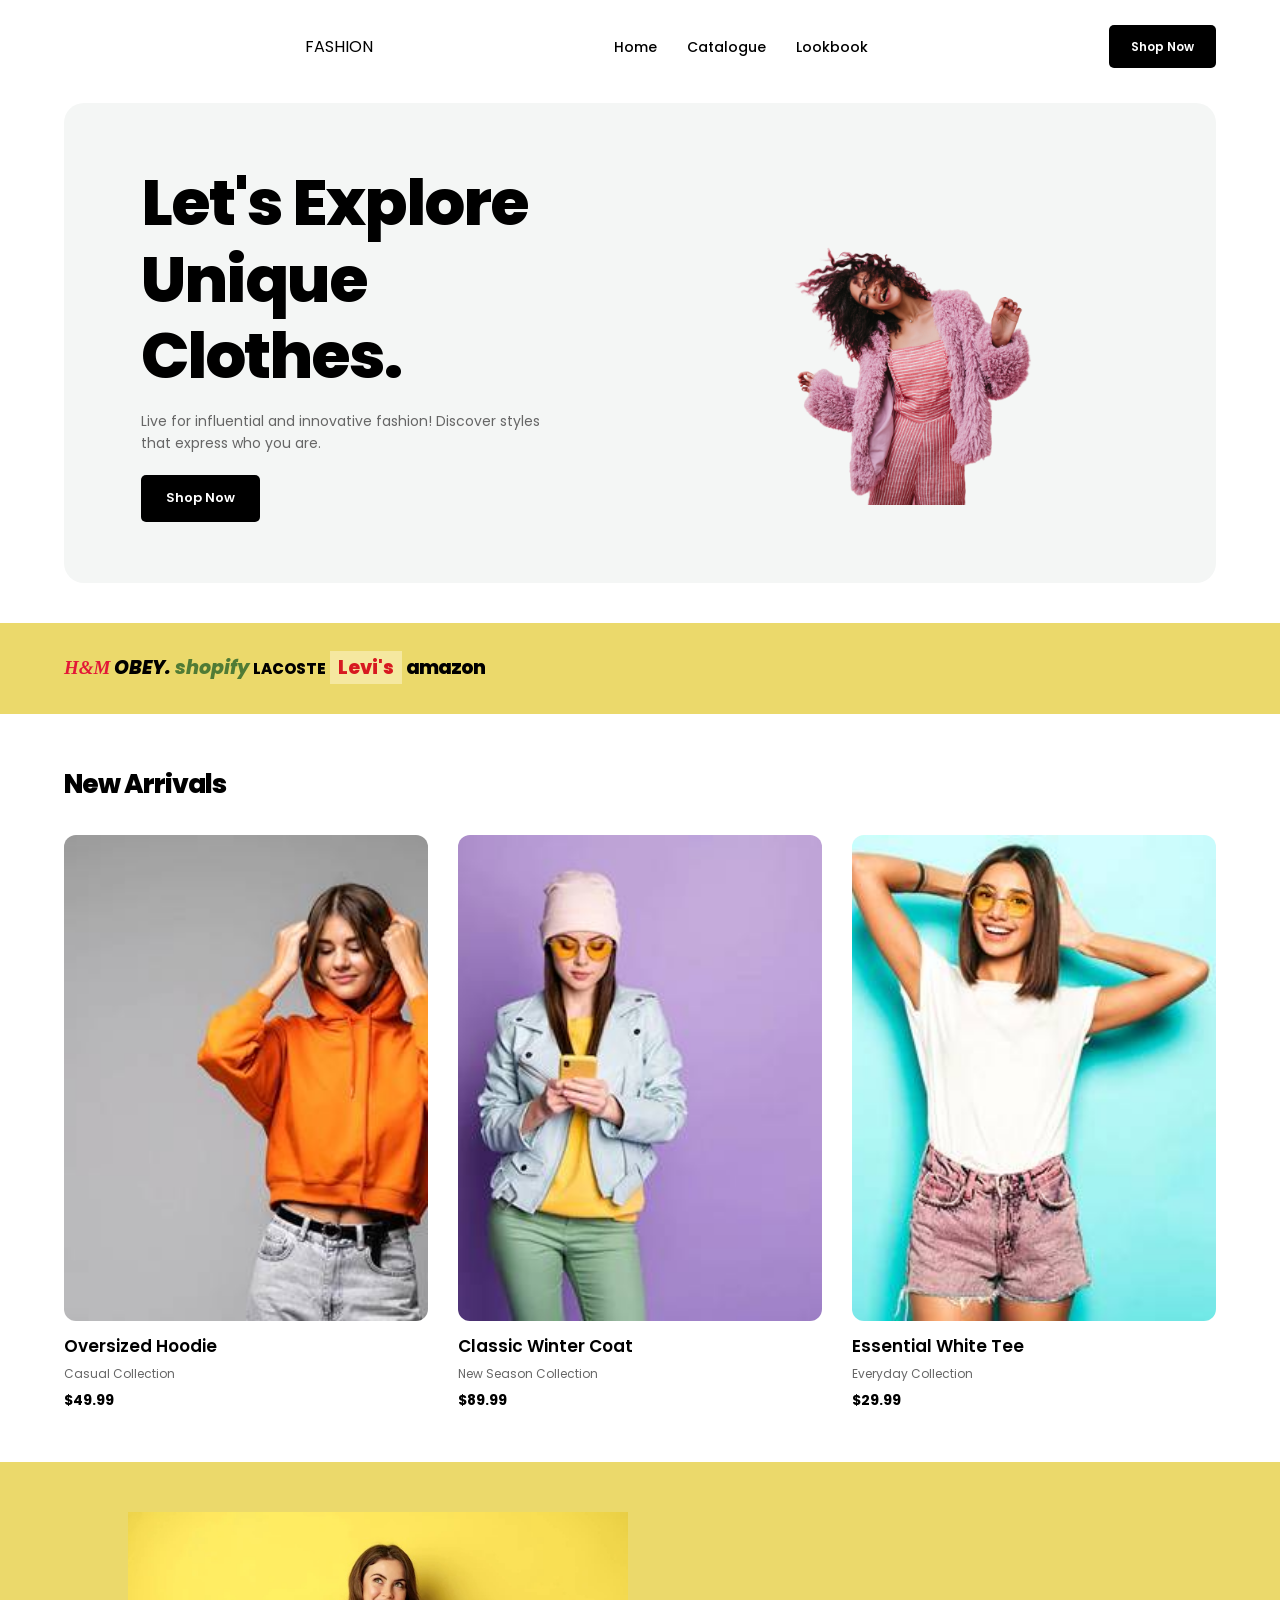
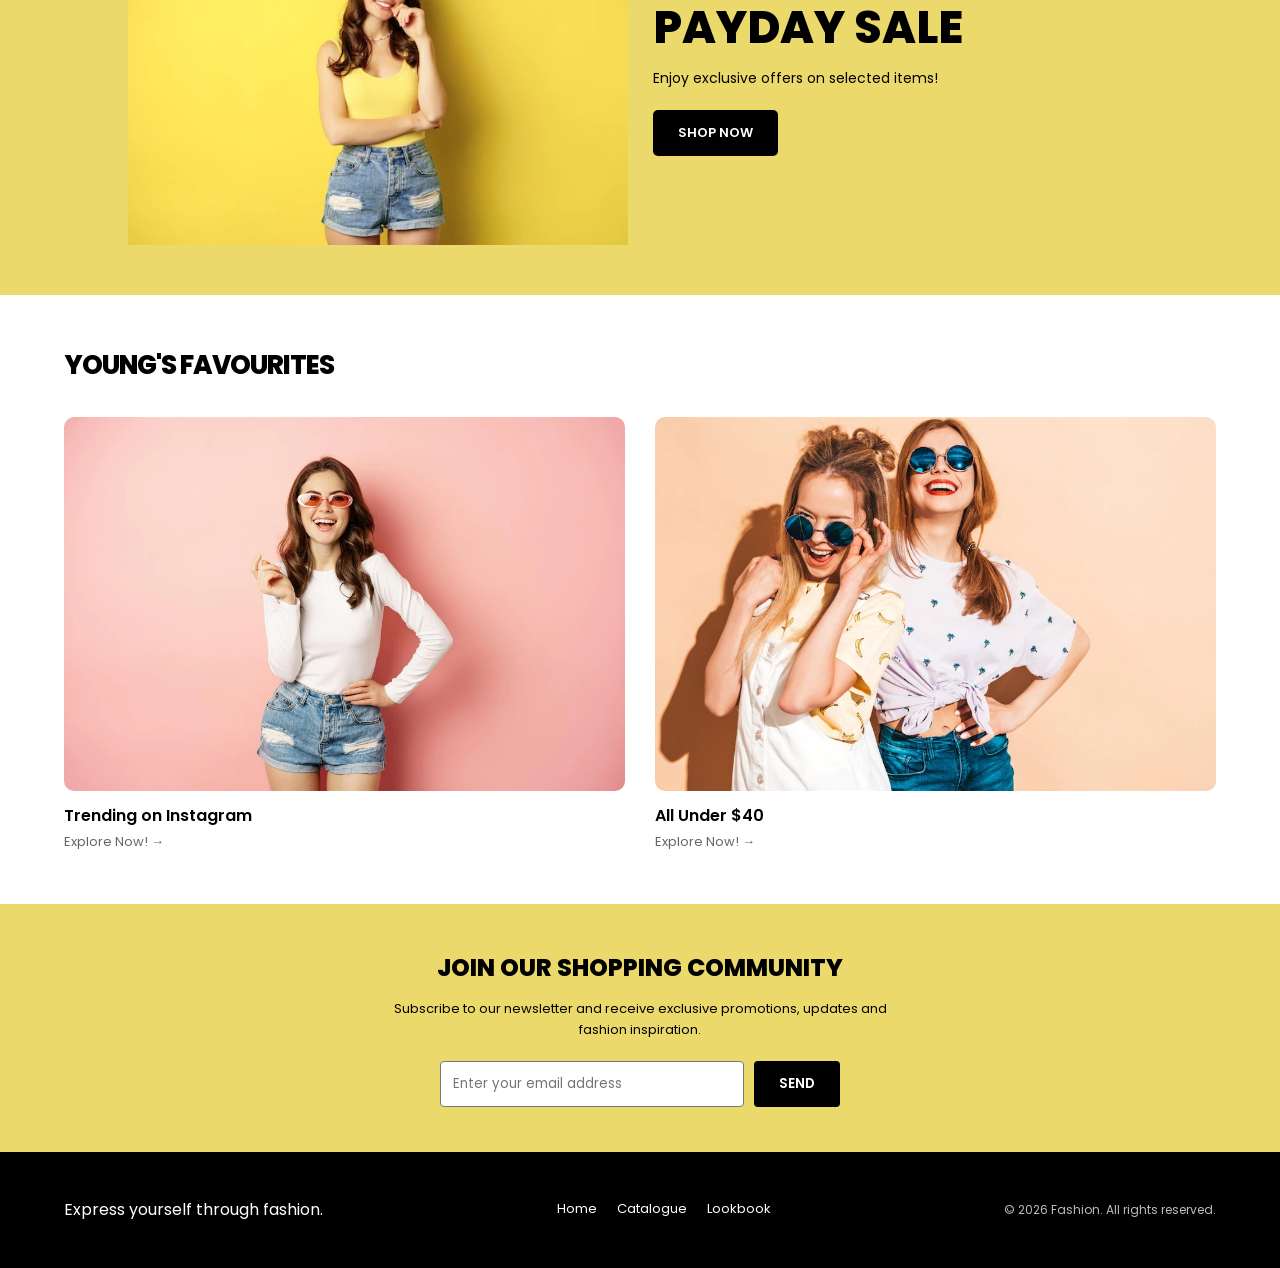
<file: index.html>
<!DOCTYPE html>
<html lang="en">
<head>
    <meta charset="UTF-8">
    <meta name="viewport" content="width=device-width, initial-scale=1.0">
    <title>Homepage</title>

    <link rel="preconnect" href="https://fonts.googleapis.com">
    <link rel="preconnect" href="https://fonts.gstatic.com" crossorigin>
    <link href="https://fonts.googleapis.com/css2?family=Poppins:wght@400;500;600;700;800&display=swap" rel="stylesheet">

    <link rel="stylesheet" href="css/main.css">

</head>
<body>
    <!--Keyboard accessibility-->
    <a href="#main-content" class="skip-link">Skip to main content</a>

    <!--Header and Navigation-->
    <header class="site-header">
        <nav class="navigation" aria-label="Main navigation">

            <a href="index.html" class="logo"></a>FASHION</a>

            <ul class="nav-links">
                <li><a href="index.html" aria-current="page">Home</a></li>
                <li><a href="catalogue.html">Catalogue</a></li>
                <li><a href="lookbook.html">Lookbook</a></li>
            </ul>

            <a href="catalogue.html" class="shop-button">Shop Now</a>

            
        </nav>
    </header>

    <!--Main content-->
    <main id="main-content">

        <!--Hero Section-->
        <section class="hero">

            <div class="hero-content">
                <h1>Let's Explore Unique Clothes.</h1>
                <p>
                    Live for influential and innovative fashion!
                    Discover styles that express who you are.
                </p>
                <a href="catalogue.html" class="button">Shop Now</a>
            </div>


            <div class="hero-image">
                <img
                    src="images/hero.png"
                    srcset="images/hero-small.png 480w,
                            images/hero.png 612w"
                    sizes="(max-width: 760px) 100vw, 50vw"
                    alt="Fashion model wearing a pink jacket">
            </div>
        </section>

        <!-- Featured Brands-->
        <section class="brands">
            <h2 class="visually-hidden">Featured Brands</h2>

            <div class="brands-list">
               <span class="brand-logo">H&M</span>
                <span class="brand-logo obey">OBEY.</span>
                <span class="brand-logo shopify">shopify</span>
                <span class="brand-logo lacoste">LACOSTE</span>
                <span class="brand-logo levis">Levi's</span>
                <span class="brand-logo amazon">amazon</span>
            </div>
        </section>

        <!--New Arrivals-->
        <section class="new-arrivals">
            <h2>New Arrivals</h2>

            <div class="product-grid">
                <!-- Product 1: Hoodie -->
                <article class="product-card">
                    <a href="catalogue.html" class="product-image">
                        <img
                            src="images/hoodie.jpg"
                            srcset="images/hoodie-small.jpg 480w,
                                    images/hoodie.jpg 996w"
                            sizes="(max-width: 759px) 45vw, 28vw"
                            alt="Orange oversized hoodie">
                    </a>

                    <div class="product-info">
                        <h3>Oversized Hoodie</h3>
                        <p>Casual Collection</p>
                        <span class="product-price">$49.99</span>
                    </div>
                </article>

                <!-- Product 2: Coat -->
                <article class="product-card">
                    <a href="catalogue.html" class="product-image">
                        <img
                            src="images/coat.jpg"
                            srcset="images/coat-small.jpg 480w,
                                    images/coat.jpg 996w"
                            sizes="(max-width: 759px) 45vw, 28vw"
                            alt="Stylish women's coat">
                    </a>

                    <div class="product-info">
                        <h3>Classic Winter Coat</h3>
                        <p>New Season Collection</p>
                        <span class="product-price">$89.99</span>
                    </div>
                </article>

                <!-- Product 3: T-shirt -->
                <article class="product-card">
                    <a href="catalogue.html" class="product-image">
                        <img
                            src="images/tshirt.jpg"
                            srcset="images/tshirt-small.jpg 480w,
                                    images/tshirt.jpg 996w"
                            sizes="(max-width: 759px) 45vw, 28vw"
                            alt="White casual women's T-shirt">
                    </a>

                    <div class="product-info">
                        <h3>Essential White Tee</h3>
                        <p>Everyday Collection</p>
                        <span class="product-price">$29.99</span>
                    </div>
                </article>

            </div>
        </section>

        <!--Payday Sale-->
        <section class="sale">

            <div class="sale-image">
               <img
                    src="images/sale.jpg"
                    srcset="images/sale-small.jpg 480w,
                            images/sale.jpg 612w"
                    sizes="(max-width: 760px) 100vw, 50vw"
                    alt="Model wearing yellow outfit">
            </div>

            <div class="sale-content">
                <h2>PAYDAY SALE</h2>
                <p>Enjoy exclusive offers on selected items!</p>
                <a href="catalogue.html" class="button">SHOP NOW</a>
            </div>
        </section>

        <!--Young's Favourites-->
        <section class="favourites">
            <h2>YOUNG'S FAVOURITES</h2>

            <div class="favourite-grid">
                <!-- Favourite outfit 1 -->
                <article class="favourite-card">

                    <a href="lookbook.html" class="favourite-image">
                        <img
                            src="images/favourite1.jpg"
                            srcset="images/favourite1-small.jpg 480w,
                                    images/favourite1.jpg 1200w"
                            sizes="(max-width: 760px) 90vw, 45vw"
                            alt="Two friends wearing fashionable casual outfits">
                    </a>

                    <div class="favourite-info">
                        <h3>Trending on Instagram</h3>
                        <a href="lookbook.html">Explore Now! →</a>
                    </div>

                </article>

                <!-- Favourite outfit 2 -->
                <article class="favourite-card">

                    <a href="lookbook.html" class="favourite-image">
                        <img
                            src="images/favourite2.jpg"
                            srcset="images/favourite2-small.jpg 480w,
                                    images/favourite2.jpg 1200w"
                            sizes="(max-width: 760px) 90vw, 45vw"
                            alt="Woman wearing a casual white top and denim shorts">
                    </a>

                    <div class="favourite-info">
                        <h3>All Under $40</h3>
                        <a href="catalogue.html">Explore Now! →</a>
                    </div>

                </article>

            </div>
        </section>
        
        <!-- Newsletter subscription -->
        <section class="newsletter">

            <h2>JOIN OUR SHOPPING COMMUNITY</h2>

            <p>
                Subscribe to our newsletter and receive exclusive
                promotions, updates and fashion inspiration.
            </p>

            <form class="newsletter-form" action="#" method="get">
                <label for="newsletter-email" class="visually-hidden">
                    Email address
                </label>

             <input
                    type="email"
                    id="newsletter-email"
                    name="email"
                    placeholder="Enter your email address"
                    required>

                <button type="submit">SEND</button>
            </form>

        </section>

    </main>
    <!--Footer-->
    <footer class="site-footer">

        <div class="footer-content">
            <p>Express yourself through fashion.</p>

            <nav aria-label="Footer navigation">
                <a href="index.html">Home</a>
                <a href="catalogue.html">Catalogue</a>
                <a href="lookbook.html">Lookbook</a>
            </nav>

            <p class="copyright">
                &copy; 2026 Fashion. All rights reserved.
            </p>
        </div>

    </footer>

</body>
</html>
</file>
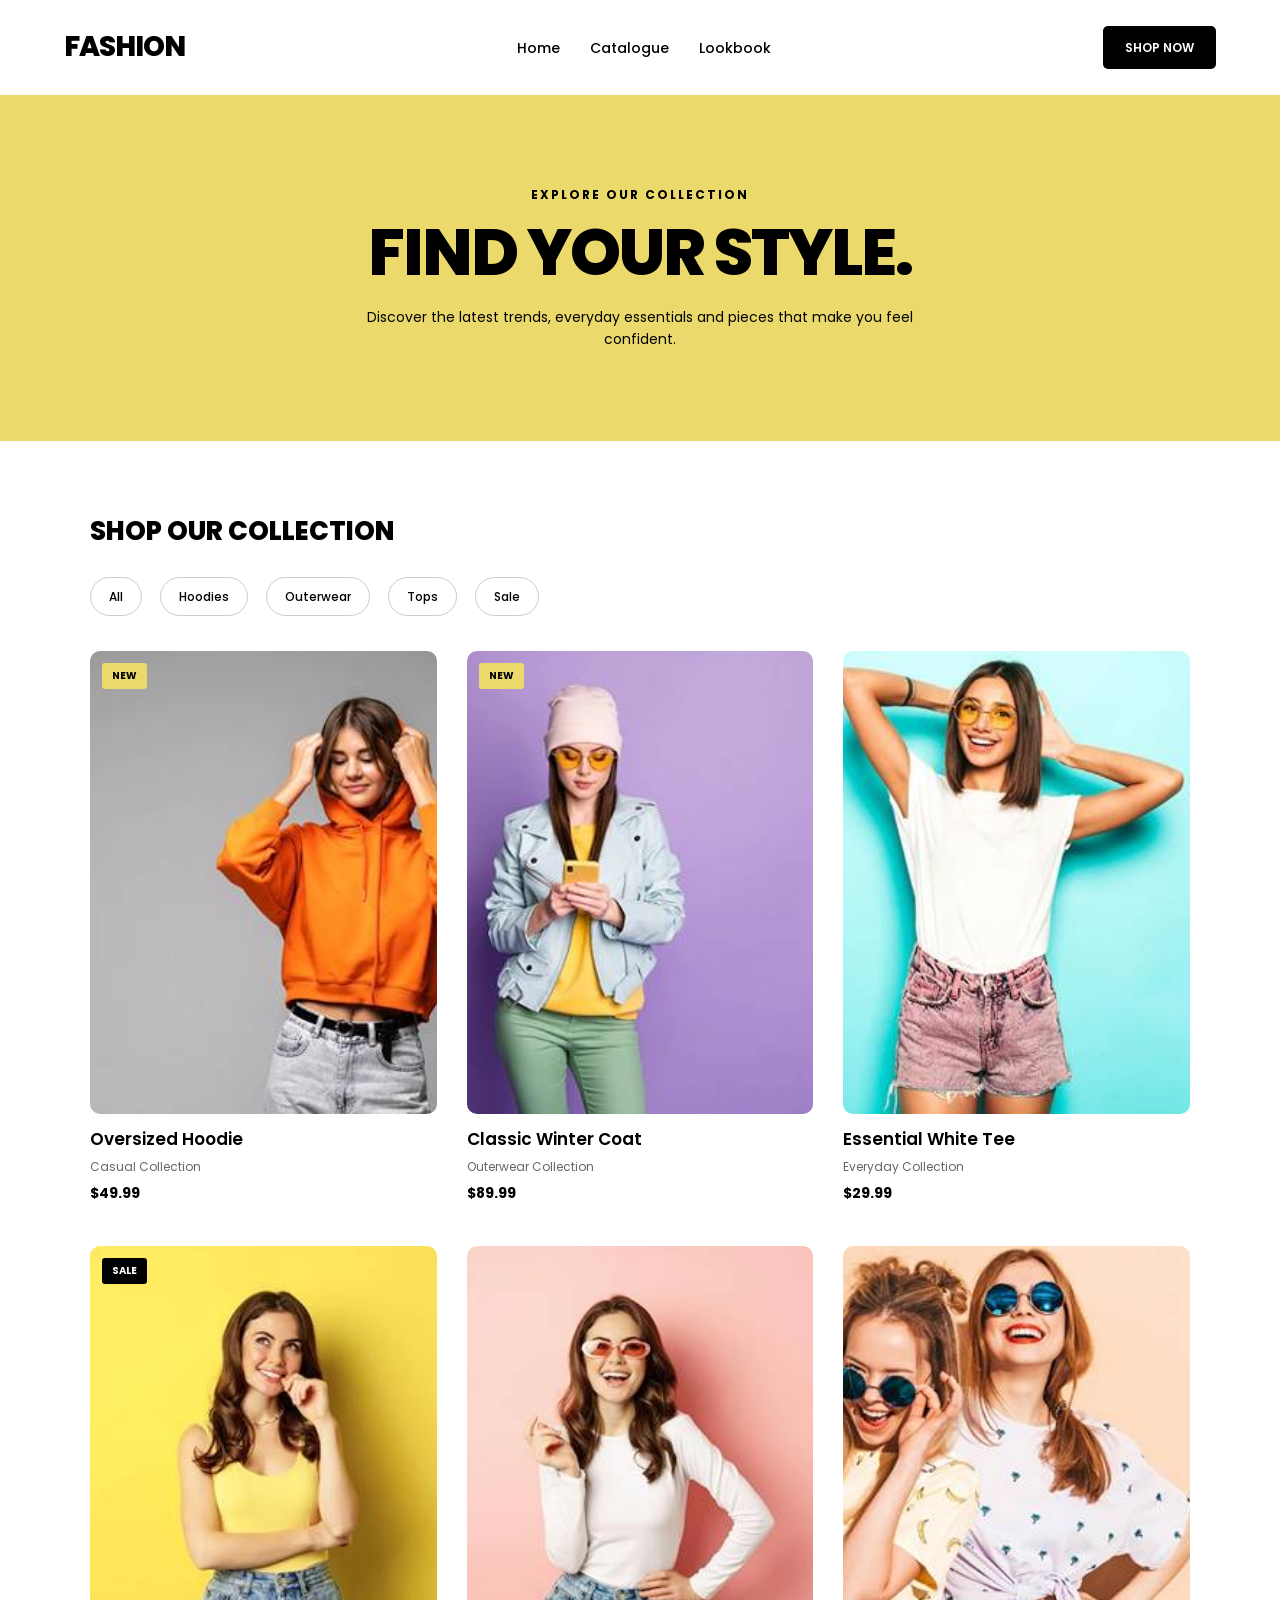
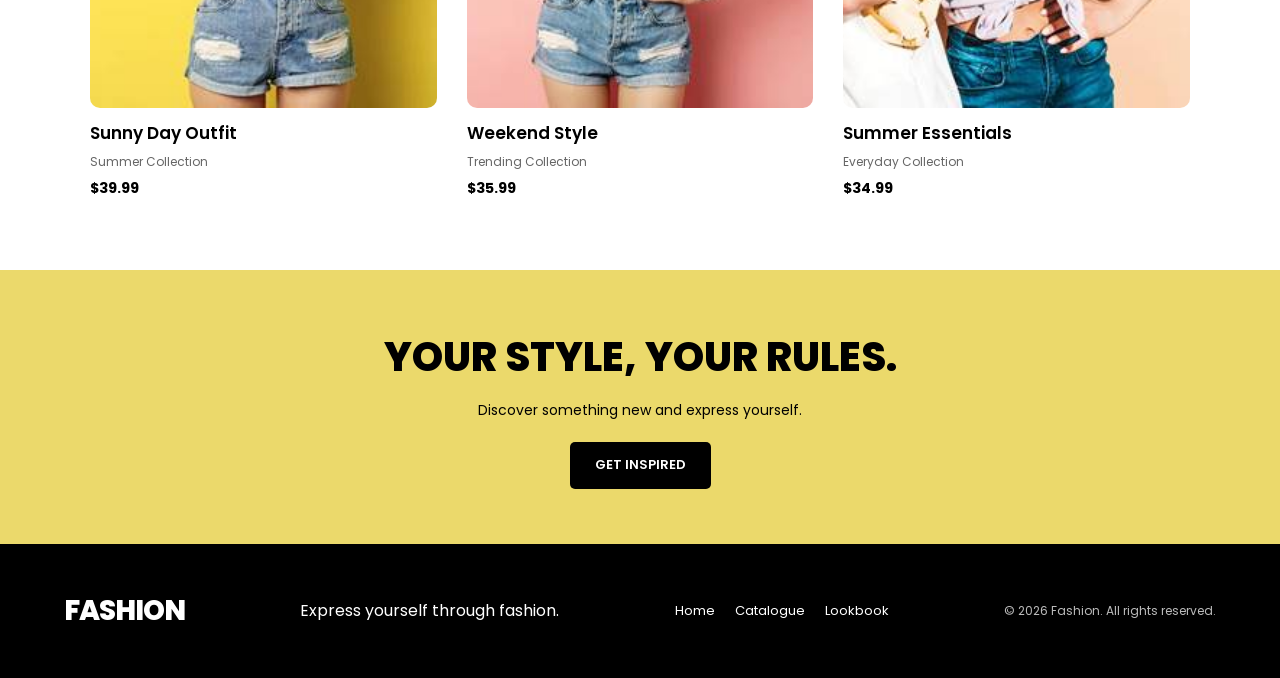
<file: catalogue.html>
<!DOCTYPE html>
<html lang="en">

<head>
    <meta charset="UTF-8">
    <meta name="viewport" content="width=device-width, initial-scale=1.0">

    <meta name="description" content="Explore our latest fashion collection, clothing and special offers.">

    <title>Fashion | Catalogue</title>

    <!-- Google Fonts: Poppins -->
    <link rel="preconnect" href="https://fonts.googleapis.com">
    <link rel="preconnect" href="https://fonts.gstatic.com" crossorigin>
    <link href="https://fonts.googleapis.com/css2?family=Poppins:wght@400;500;600;700;800&display=swap" rel="stylesheet">

    <!-- Main stylesheet -->
    <link rel="stylesheet" href="css/main.css">
</head>

<body>

    <!-- Skip link -->
    <a href="#main-content" class="skip-link">Skip to main content</a>

    <!-- Header and navigation -->
    <header class="site-header">
        <nav class="navigation" aria-label="Main navigation">

            <a href="index.html" class="logo">FASHION</a>

            <ul class="nav-links">
                <li><a href="index.html">Home</a></li>
                <li><a href="catalogue.html" aria-current="page">Catalogue</a></li>
                <li><a href="lookbook.html">Lookbook</a></li>
            </ul>

            <a href="catalogue.html" class="shop-button">SHOP NOW</a>

        </nav>
    </header>

    <!-- Main content -->
    <main id="main-content">

        <!-- Catalogue introduction -->
        <section class="catalogue-intro">
            <p class="catalogue-label">EXPLORE OUR COLLECTION</p>
            <h1>FIND YOUR STYLE.</h1>
            <p>
                Discover the latest trends, everyday essentials
                and pieces that make you feel confident.
            </p>
        </section>

        <!-- Shopping categories -->
        <section class="catalogue-products">

            <h2>SHOP OUR COLLECTION</h2>

            <nav class="category-links" aria-label="Product categories">
                <a href="#all-products">All</a>
                <a href="#all-products">Hoodies</a>
                <a href="#all-products">Outerwear</a>
                <a href="#all-products">Tops</a>
                <a href="#all-products">Sale</a>
            </nav>

            <!-- Product collection -->
            <div class="catalogue-grid" id="all-products">

                <!-- Product 1 -->
                <article class="catalogue-card">
                    <div class="catalogue-image">
                        <span class="product-tag">NEW</span>
                        <img
                            src="images/hoodie.jpg"
                            srcset="images/hoodie-small.jpg 480w,
                                    images/hoodie.jpg 996w"
                            sizes="(max-width: 759px) 45vw, 28vw"
                            alt="Orange oversized hoodie">
                    </div>
                    <div class="catalogue-info">
                        <h3>Oversized Hoodie</h3>
                        <p>Casual Collection</p>
                        <span class="product-price">$49.99</span>
                    </div>
                </article>

                <!-- Product 2 -->
                <article class="catalogue-card">
                    <div class="catalogue-image">
                        <span class="product-tag">NEW</span>
                        <img
                            src="images/coat.jpg"
                            srcset="images/coat-small.jpg 480w,
                                    images/coat.jpg 996w"
                            sizes="(max-width: 759px) 45vw, 28vw"
                            alt="Women's fashionable coat">
                    </div>
                    <div class="catalogue-info">
                        <h3>Classic Winter Coat</h3>
                        <p>Outerwear Collection</p>
                        <span class="product-price">$89.99</span>
                    </div>
                </article>

                <!-- Product 3 -->
                <article class="catalogue-card">
                    <div class="catalogue-image">
                        <img
                            src="images/tshirt.jpg"
                            srcset="images/tshirt-small.jpg 480w,
                                    images/tshirt.jpg 996w"
                            sizes="(max-width: 759px) 45vw, 28vw"
                            alt="White casual T-shirt">
                    </div>
                    <div class="catalogue-info">
                        <h3>Essential White Tee</h3>
                        <p>Everyday Collection</p>
                        <span class="product-price">$29.99</span>
                    </div>
                </article>

                <!-- Product 4 -->
                <article class="catalogue-card">
                    <div class="catalogue-image">
                        <span class="product-tag sale-tag">SALE</span>
                        <img
                            src="images/sale.jpg"
                            srcset="images/sale-small.jpg 480w,
                                    images/sale.jpg 1200w"
                            sizes="(max-width: 759px) 45vw, 28vw"
                            alt="Model wearing a yellow outfit">
                    </div>
                    <div class="catalogue-info">
                        <h3>Sunny Day Outfit</h3>
                        <p>Summer Collection</p>
                        <span class="product-price">$39.99</span>
                    </div>
                </article>

                <!-- Product 5 -->
                <article class="catalogue-card">
                    <div class="catalogue-image">
                        <img
                            src="images/favourite1.jpg"
                            srcset="images/favourite1-small.jpg 480w,
                                    images/favourite1.jpg 1200w"
                            sizes="(max-width: 759px) 45vw, 28vw"
                            alt="Two friends wearing casual fashion outfits">
                    </div>
                    <div class="catalogue-info">
                        <h3>Weekend Style</h3>
                        <p>Trending Collection</p>
                        <span class="product-price">$35.99</span>
                    </div>
                </article>

                <!-- Product 6 -->
                <article class="catalogue-card">
                    <div class="catalogue-image">
                        <img
                            src="images/favourite2.jpg"
                            srcset="images/favourite2-small.jpg 480w,
                                    images/favourite2.jpg 1200w"
                            sizes="(max-width: 759px) 45vw, 28vw"
                            alt="Woman wearing a white top and denim shorts">
                    </div>
                    <div class="catalogue-info">
                        <h3>Summer Essentials</h3>
                        <p>Everyday Collection</p>
                        <span class="product-price">$34.99</span>
                    </div>
                </article>

            </div>

        </section>

        <!-- Shopping promotion -->
        <section class="catalogue-promo">
            <h2>YOUR STYLE, YOUR RULES.</h2>
            <p>Discover something new and express yourself.</p>
            <a href="lookbook.html" class="button">GET INSPIRED</a>
        </section>

    </main>

    <!-- Footer -->
    <footer class="site-footer">

        <div class="footer-content">

            <a href="index.html" class="logo">FASHION</a>

            <p>Express yourself through fashion.</p>

            <nav aria-label="Footer navigation">
                <a href="index.html">Home</a>
                <a href="catalogue.html">Catalogue</a>
                <a href="lookbook.html">Lookbook</a>
            </nav>

            <p class="copyright">
                &copy; 2026 Fashion. All rights reserved.
            </p>

        </div>

    </footer>

</body>
</html>
</file>
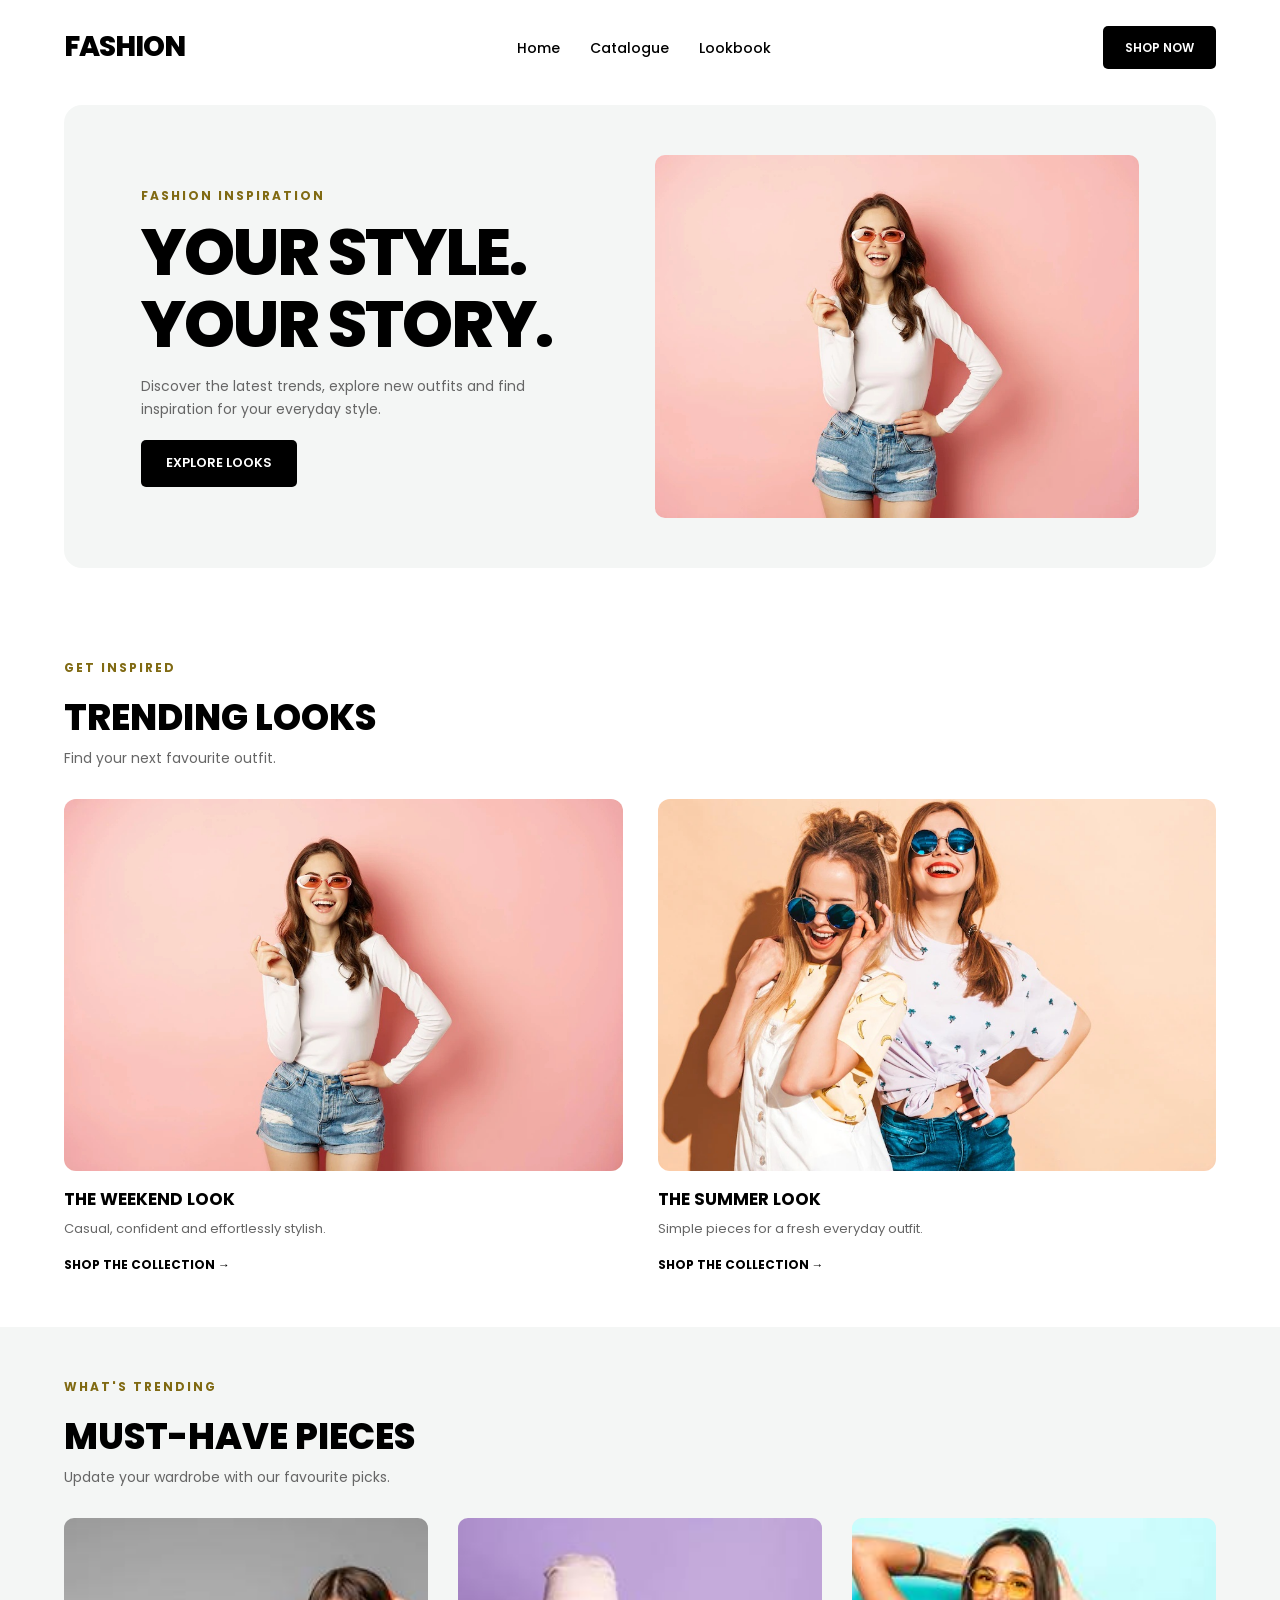
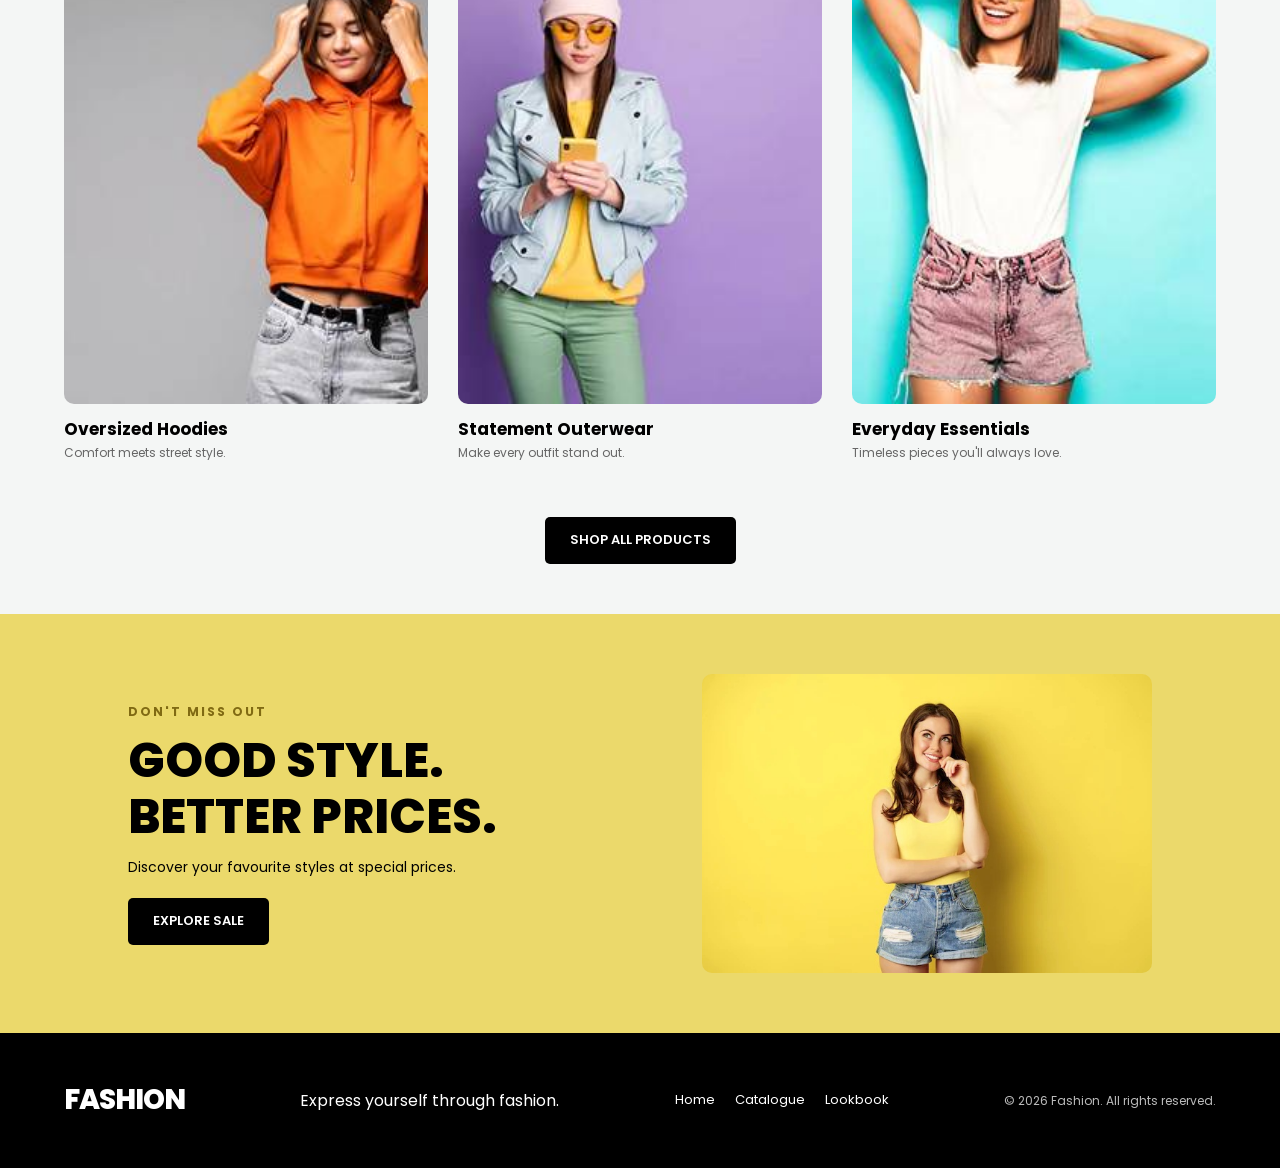
<file: lookbook.html>
<!DOCTYPE html>
<html lang="en">

<head>
    <meta charset="UTF-8">
    <meta name="viewport" content="width=device-width, initial-scale=1.0">

    <meta name="description" content="Discover trending outfits, fashion inspiration and the latest styles.">

    <title>Fashion | Lookbook</title>

    <!-- Google Fonts: Poppins -->
    <link rel="preconnect" href="https://fonts.googleapis.com">
    <link rel="preconnect" href="https://fonts.gstatic.com" crossorigin>
    <link href="https://fonts.googleapis.com/css2?family=Poppins:wght@400;500;600;700;800&display=swap" rel="stylesheet">

    <!-- Main stylesheet -->
    <link rel="stylesheet" href="css/main.css">
</head>

<body>

    <!-- Skip link -->
    <a href="#main-content" class="skip-link">Skip to main content</a>

    <!-- Header and navigation -->
    <header class="site-header">
        <nav class="navigation" aria-label="Main navigation">

            <a href="index.html" class="logo">FASHION</a>

            <ul class="nav-links">
                <li><a href="index.html">Home</a></li>
                <li><a href="catalogue.html">Catalogue</a></li>
                <li><a href="lookbook.html" aria-current="page">Lookbook</a></li>
            </ul>

            <a href="catalogue.html" class="shop-button">SHOP NOW</a>

        </nav>
    </header>

    <!-- Main content -->
    <main id="main-content">

        <!-- Lookbook introduction -->
        <section class="lookbook-hero">

            <div class="lookbook-hero-content">
                <p class="lookbook-label">FASHION INSPIRATION</p>

                <h1>YOUR STYLE.<br>YOUR STORY.</h1>

                <p>
                    Discover the latest trends, explore new outfits
                    and find inspiration for your everyday style.
                </p>

                <a href="#trending-looks" class="button">
                    EXPLORE LOOKS
                </a>
            </div>

            <div class="lookbook-hero-image">
                <img
                    src="images/favourite1.jpg"
                    srcset="images/favourite1-small.jpg 480w,
                            images/favourite1.jpg 1200w"
                    sizes="(max-width: 759px) 90vw, 45vw"
                    alt="Friends showing off fashionable casual outfits">
            </div>

        </section>

        <!-- Trending outfits -->
        <section class="trending-looks" id="trending-looks">

            <div class="lookbook-heading">
                <p class="lookbook-label">GET INSPIRED</p>
                <h2>TRENDING LOOKS</h2>
                <p>Find your next favourite outfit.</p>
            </div>

            <div class="lookbook-grid">

                <!-- Look 1 -->
                <article class="look-card">
                    <div class="look-image">
                        <img
                            src="images/favourite1.jpg"
                            srcset="images/favourite1-small.jpg 480w,
                                    images/favourite1.jpg 1200w"
                            sizes="(max-width: 759px) 90vw, 45vw"
                            alt="Two friends wearing trendy casual outfits">
                    </div>

                    <div class="look-info">
                        <h3>THE WEEKEND LOOK</h3>
                        <p>Casual, confident and effortlessly stylish.</p>
                        <a href="catalogue.html">SHOP THE COLLECTION →</a>
                    </div>
                </article>

                <!-- Look 2 -->
                <article class="look-card">
                    <div class="look-image">
                        <img
                            src="images/favourite2.jpg"
                            srcset="images/favourite2-small.jpg 480w,
                                    images/favourite2.jpg 1200w"
                            sizes="(max-width: 759px) 90vw, 45vw"
                            alt="Woman wearing a white top and denim shorts">
                    </div>

                    <div class="look-info">
                        <h3>THE SUMMER LOOK</h3>
                        <p>Simple pieces for a fresh everyday outfit.</p>
                        <a href="catalogue.html">SHOP THE COLLECTION →</a>
                    </div>
                </article>

            </div>

        </section>

        <!-- Trending fashion pieces -->
        <section class="trending-pieces">

            <div class="lookbook-heading">
                <p class="lookbook-label">WHAT'S TRENDING</p>
                <h2>MUST-HAVE PIECES</h2>
                <p>Update your wardrobe with our favourite picks.</p>
            </div>

            <div class="trending-grid">

                <article class="trending-card">
                    <img
                        src="images/hoodie.jpg"
                        srcset="images/hoodie-small.jpg 480w,
                                images/hoodie.jpg 996w"
                        sizes="(max-width: 759px) 45vw, 28vw"
                        alt="Orange oversized hoodie">

                    <h3>Oversized Hoodies</h3>
                    <p>Comfort meets street style.</p>
                </article>

                <article class="trending-card">
                    <img
                        src="images/coat.jpg"
                        srcset="images/coat-small.jpg 480w,
                                images/coat.jpg 996w"
                        sizes="(max-width: 759px) 45vw, 28vw"
                        alt="Fashionable winter coat">

                    <h3>Statement Outerwear</h3>
                    <p>Make every outfit stand out.</p>
                </article>

                <article class="trending-card">
                    <img
                        src="images/tshirt.jpg"
                        srcset="images/tshirt-small.jpg 480w,
                                images/tshirt.jpg 996w"
                        sizes="(max-width: 759px) 45vw, 28vw"
                        alt="White casual T-shirt">

                    <h3>Everyday Essentials</h3>
                    <p>Timeless pieces you'll always love.</p>
                </article>

            </div>

            <div class="lookbook-shop">
                <a href="catalogue.html" class="button">SHOP ALL PRODUCTS</a>
            </div>

        </section>

        <!-- Sale promotion -->
        <section class="lookbook-sale">

            <div>
                <p class="lookbook-label">DON'T MISS OUT</p>
                <h2>GOOD STYLE.<br>BETTER PRICES.</h2>
                <p>Discover your favourite styles at special prices.</p>

                <a href="catalogue.html" class="button">
                    EXPLORE SALE
                </a>
            </div>

            <img
                src="images/sale.jpg"
                srcset="images/sale-small.jpg 480w,
                        images/sale.jpg 1200w"
                sizes="(max-width: 759px) 90vw, 45vw"
                alt="Model wearing a yellow fashion outfit">

        </section>

    </main>

    <!-- Footer -->
    <footer class="site-footer">

        <div class="footer-content">

            <a href="index.html" class="logo">FASHION</a>

            <p>Express yourself through fashion.</p>

            <nav aria-label="Footer navigation">
                <a href="index.html">Home</a>
                <a href="catalogue.html">Catalogue</a>
                <a href="lookbook.html">Lookbook</a>
            </nav>

            <p class="copyright">
                &copy; 2026 Fashion. All rights reserved.
            </p>

        </div>

    </footer>

</body>
</html>
</file>
<file: css/main.css>
/* =========================================
   1. GENERAL STYLES
   ========================================= */

:root {
    --yellow: #EBD96B;
    --light-grey: #F4F6F5;
    --black: #000000;
    --white: #FFFFFF;
    --text-grey: #666666;
}

* {
    margin: 0;
    padding: 0;
    box-sizing: border-box;
}

html {
    scroll-behavior: smooth;
}

body {
    font-family: 'Poppins', sans-serif;
    color: var(--black);
    background-color: var(--white);
    line-height: 1.6;
}

a {
    color: inherit;
    text-decoration: none;
}

img {
    display: block;
    max-width: 100%;
}

section {
    padding: 50px 5%;
}

/* Accessibility */

.skip-link {
    position: absolute;
    top: -100px;
    left: 10px;
    background: var(--black);
    color: var(--white);
    padding: 10px 15px;
    z-index: 1000;
}

.skip-link:focus {
    top: 10px;
}

.visually-hidden {
    position: absolute;
    width: 1px;
    height: 1px;
    padding: 0;
    margin: -1px;
    overflow: hidden;
    clip: rect(0, 0, 0, 0);
    white-space: nowrap;
    border: 0;
}

/* =========================================
   2. HEADER AND NAVIGATION
   ========================================= */

.site-header {
    background-color: var(--white);
    padding: 20px 5%;
}

.navigation {
    display: flex;
    flex-direction: column;
    align-items: center;
    gap: 20px;
}

.logo {
    font-size: 28px;
    font-weight: 800;
    letter-spacing: -1px;
}

.nav-links {
    display: flex;
    flex-wrap: wrap;
    justify-content: center;
    gap: 22px;
    list-style: none;
}

.nav-links a {
    font-size: 13px;
    font-weight: 500;
    transition: color 0.3s ease;
}

.nav-links a:hover,
.nav-links a:focus-visible {
    color: #A18B20;
}

.shop-button {
    background-color: var(--black);
    color: var(--white);
    padding: 12px 22px;
    border-radius: 5px;
    font-size: 12px;
    font-weight: 600;
    transition: background-color 0.3s ease,
                transform 0.3s ease;
}

.shop-button:hover {
    background-color: #444444;
    transform: translateY(-3px);
}

/* =========================================
   3. BUTTONS
   ========================================= */

.button {
    display: inline-block;
    background-color: var(--black);
    color: var(--white);
    padding: 13px 25px;
    font-size: 13px;
    font-weight: 600;
    border-radius: 5px;
    margin-top: 20px;
    transition: transform 0.3s ease,
                background-color 0.3s ease;
}

.button:hover {
    background-color: #444444;
    transform: translateY(-3px);
}

a:focus-visible {
    outline: 3px solid #8A7200;
    outline-offset: 4px;
}

/* =========================================
   4. HERO SECTION
   ========================================= */

.hero {
    background-color: var(--light-grey);
    border-radius: 20px;
    margin: 10px 5% 40px;
    padding: 35px 6%;
    display: flex;
    flex-direction: column;
    align-items: center;
    gap: 25px;
    overflow: hidden;
    animation: heroReveal 0.9s ease-out both;
}

.hero-content {
    width: 100%;
}

.hero-content h1 {
    font-size: clamp(32px, 8vw, 55px);
    font-weight: 800;
    line-height: 1.2;
    letter-spacing: -2px;
    margin-bottom: 15px;
}

.hero-content p {
    color: var(--text-grey);
    font-size: 14px;
    max-width: 400px;
}

.hero-image {
    width: 100%;
    display: flex;
    justify-content: center;
    align-items: center;
}

.hero-image img {
    width: 100%;
    max-width: 420px;
    height: auto;
    object-fit: contain;
}

/* =========================================
   5. FEATURED BRANDS
   ========================================= */

.brands {
    background-color: var(--yellow);
    padding: 30px 5%;
}

.brand-list {
    display: flex;
    flex-wrap: wrap;
    justify-content: space-around;
    align-items: center;
    gap: 25px;
}


.brand-logo {
    font-size: 19px;
    font-weight: 800;
    text-align: center;
}

.brand-logo:first-child {
    color: #E31837;
    font-family: Georgia, serif;
    font-style: italic;
}

.obey {
    font-style: italic;
}

.shopify {
    color: #507B35;
    font-style: italic;
}

.lacoste {
    font-size: 15px;
}

.levis {
    color: #D71920;
    background-color: #F5E8A0;
    padding: 3px 8px;
}

.amazon {
    font-weight: 800;
    letter-spacing: -1px;
}


/* =========================================
   6. NEW ARRIVALS
   ========================================= */

.new-arrivals h2,
.favourites h2 {
    font-size: 26px;
    font-weight: 800;
    margin-bottom: 30px;
    letter-spacing: -1px;
}

/* =========================================
   7. PRODUCT GRID
   ========================================= */

.product-grid {
    display: grid;
    grid-template-columns: repeat(2, minmax(0, 1fr));
    gap: 25px 15px;
}

.product-card {
    min-width: 0;
    transition: transform 0.3s ease;
}

.product-card:hover {
    transform: translateY(-6px);
}

/* All product image containers have equal dimensions */
.product-image {
    display: block;
    width: 100%;
    aspect-ratio: 3 / 4;
    background-color: var(--light-grey);
    border-radius: 12px;
    overflow: hidden;
}

/* Images fill the containers without stretching */
.product-image img {
    display: block;
    width: 100%;
    height: 100%;
    object-fit: cover;
    object-position: center;
}

.product-info {
    padding-top: 12px;
}

.product-info h3 {
    font-size: 14px;
    font-weight: 600;
}

.product-info p {
    font-size: 12px;
    color: var(--text-grey);
    margin: 4px 0;
}

.product-price {
    font-size: 14px;
    font-weight: 700;
}

/* =========================================
   8. SALE SECTION
   ========================================= */

.sale {
    background-color: var(--yellow);
    display: flex;
    flex-direction: column;
    align-items: center;
    gap: 25px;
    text-align: center;
}

.sale-image {
    width: 100%;
}

.sale-image img {
    width: 100%;
    height: auto;
    object-fit: contain;
}

.sale-content h2 {
    font-size: 32px;
    font-weight: 800;
    line-height: 1.2;
}

.sale-content p {
    margin-top: 12px;
    font-size: 14px;
}

/* =========================================
   9. YOUNG'S FAVOURITES
   ========================================= */

.favourite-grid {
    display: grid;
    grid-template-columns: 1fr;
    gap: 30px;
}

.favourite-card {
    min-width: 0;
}

.favourite-image {
    display: block;
    width: 100%;
    aspect-ratio: 3 / 2;
    overflow: hidden;
    border-radius: 10px;
}

.favourite-image img {
    width: 100%;
    height: 100%;
    object-fit: cover;
    transition: transform 0.4s ease;
}

.favourite-image:hover img {
    transform: scale(1.05);
}

.favourite-info {
    padding-top: 12px;
}

.favourite-info h3 {
    font-size: 16px;
    font-weight: 600;
}

.favourite-info a {
    font-size: 13px;
    color: var(--text-grey);
    transition: color 0.3s ease;
}

.favourite-info a:hover {
    color: var(--black);
    text-decoration: underline;
}

/* =========================================
   10. FOOTER
   ========================================= */

.site-footer {
    background-color: var(--black);
    color: var(--white);
    padding: 45px 5%;
}

.footer-content {
    display: flex;
    flex-direction: column;
    align-items: flex-start;
    gap: 15px;
}

.footer-content nav {
    display: flex;
    flex-wrap: wrap;
    gap: 20px;
}

.footer-content nav a {
    font-size: 13px;
}

.copyright {
    color: #BBBBBB;
    font-size: 12px;
}

/* =========================================
   11. ANIMATIONS
   ========================================= */

@keyframes heroReveal {
    from {
        opacity: 0;
        transform: translateY(25px);
    }

    to {
        opacity: 1;
        transform: translateY(0);
    }
}

/* Respect reduced motion preferences */

@media (prefers-reduced-motion: reduce) {
    *,
    *::before,
    *::after {
        animation-duration: 0.01ms !important;
        transition-duration: 0.01ms !important;
        scroll-behavior: auto !important;
    }
}


/* Floating hero image animation */
@keyframes floatImage {
    0%, 100% {
        transform: translateY(0);
    }

    50% {
        transform: translateY(-10px);
    }
}

/* Apply floating animation to hero images */
.hero-image img,
.lookbook-hero-image img {
    animation: floatImage 4s ease-in-out infinite;
}

/* Disable floating for reduced-motion preferences */
@media (prefers-reduced-motion: reduce) {
    .hero-image img,
    .lookbook-hero-image img {
        animation: none;
    }
}


/* =========================================
   12. TABLET AND DESKTOP
   ========================================= */

@media (min-width: 760px) {

    .site-header {
        padding: 25px 5%;
    }

    .navigation {
        flex-direction: row;
        justify-content: space-between;
    }

    .nav-links {
        gap: 30px;
    }

    .nav-links a {
        font-size: 14px;
    }

    .hero {
        flex-direction: row;
        justify-content: space-between;
        padding: 50px 6%;
        min-height: 480px;
    }

    .hero-content {
        flex: 1;
    }

    .hero-content h1 {
        font-size: clamp(40px, 5vw, 65px);
    }

    .hero-image {
        flex: 1;
    }

    .hero-image img {
        max-width: 500px;
    }

    .product-grid {
        grid-template-columns: repeat(3, minmax(0, 1fr));
        gap: 30px;
    }

    .product-info h3 {
        font-size: 17px;
    }

    .sale {
        flex-direction: row;
        text-align: left;
        padding: 50px 10%;
    }

    .sale-image,
    .sale-content {
        flex: 1;
    }

    .sale-content h2 {
        font-size: 45px;
    }

    .favourite-grid {
        grid-template-columns: repeat(2, minmax(0, 1fr));
    }

    .footer-content {
        flex-direction: row;
        flex-wrap: wrap;
        justify-content: space-between;
        align-items: center;
    }
}
/* =========================================
   13. NEWSLETTER
   ========================================= */

.newsletter {
    background-color: var(--yellow);
    text-align: center;
    padding: 45px 5%;
}

.newsletter h2 {
    font-size: 24px;
    font-weight: 800;
}

.newsletter p {
    font-size: 13px;
    max-width: 500px;
    margin: 12px auto 20px;
}

.newsletter-form {
    display: flex;
    flex-direction: column;
    gap: 10px;
    max-width: 400px;
    margin: 0 auto;
}

.newsletter-form input {
    padding: 12px;
    border: 1px solid #777;
    border-radius: 4px;
    font-family: inherit;
}

.newsletter-form button {
    padding: 12px 25px;
    background-color: var(--black);
    color: var(--white);
    border: none;
    border-radius: 4px;
    font-family: inherit;
    font-weight: 600;
    cursor: pointer;
}

.newsletter-form button:hover {
    background-color: #444;
}

@media (min-width: 760px) {
    .newsletter-form {
        flex-direction: row;
    }

    .newsletter-form input {
        flex: 1;
        min-width: 0;
    }
}


/* =========================================
   14. CATALOGUE INTRODUCTION
   ========================================= */

.catalogue-intro {
    background-color: var(--yellow);
    text-align: center;
    padding: 65px 6%;
}

.catalogue-label {
    font-size: 12px;
    font-weight: 700;
    letter-spacing: 2px;
    margin-bottom: 12px;
}

.catalogue-intro h1 {
    font-size: clamp(35px, 7vw, 65px);
    font-weight: 800;
    line-height: 1.15;
    letter-spacing: -2px;
}

.catalogue-intro > p:last-child {
    max-width: 550px;
    margin: 15px auto 0;
    font-size: 14px;
}

/* =========================================
   15. CATALOGUE PRODUCTS
   ========================================= */

.catalogue-products {
    padding: 55px 5%;
}

.catalogue-products h2 {
    font-size: 26px;
    font-weight: 800;
    margin-bottom: 25px;
}

/* Category navigation */

.category-links {
    display: flex;
    flex-wrap: wrap;
    gap: 12px;
    margin-bottom: 35px;
}

.category-links a {
    border: 1px solid #CCCCCC;
    border-radius: 25px;
    padding: 9px 18px;
    font-size: 12px;
    font-weight: 500;
    transition: background-color 0.3s ease,
                color 0.3s ease;
}

.category-links a:hover,
.category-links a:focus-visible {
    background-color: var(--black);
    color: var(--white);
}

/* Product grid */

.catalogue-grid {
    display: grid;
    grid-template-columns: repeat(2, minmax(0, 1fr));
    gap: 30px 15px;
}

.catalogue-card {
    min-width: 0;
    transition: transform 0.3s ease;
}

.catalogue-card:hover {
    transform: translateY(-5px);
}

/* Product images */

.catalogue-image {
    position: relative;
    width: 100%;
    aspect-ratio: 3 / 4;
    overflow: hidden;
    border-radius: 10px;
    background-color: var(--light-grey);
}

.catalogue-image img {
    width: 100%;
    height: 100%;
    object-fit: cover;
    transition: transform 0.4s ease;
}

.catalogue-card:hover .catalogue-image img {
    transform: scale(1.04);
}

/* Product labels */

.product-tag {
    position: absolute;
    top: 12px;
    left: 12px;
    z-index: 1;
    background-color: var(--yellow);
    color: var(--black);
    padding: 5px 10px;
    font-size: 10px;
    font-weight: 700;
    border-radius: 3px;
}

.sale-tag {
    background-color: var(--black);
    color: var(--white);
}

/* Product information */

.catalogue-info {
    padding-top: 12px;
}

.catalogue-info h3 {
    font-size: 14px;
    font-weight: 600;
}

.catalogue-info p {
    font-size: 12px;
    color: var(--text-grey);
    margin: 4px 0;
}

/* =========================================
   16. CATALOGUE PROMOTION
   ========================================= */

.catalogue-promo {
    background-color: var(--yellow);
    text-align: center;
    padding: 55px 5%;
}

.catalogue-promo h2 {
    font-size: clamp(25px, 5vw, 40px);
    font-weight: 800;
}

.catalogue-promo p {
    font-size: 14px;
    margin-top: 10px;
}

/* =========================================
   17. CATALOGUE RESPONSIVE DESIGN
   ========================================= */

@media (min-width: 760px) {

    .catalogue-intro {
        padding: 90px 10%;
    }

    .catalogue-products {
        padding: 70px 7%;
    }

    .catalogue-grid {
        grid-template-columns: repeat(3, minmax(0, 1fr));
        gap: 40px 30px;
    }

    .catalogue-info h3 {
        font-size: 17px;
    }

    .category-links {
        gap: 18px;
    }
}


/* =========================================
   18. LOOKBOOK HERO
   ========================================= */

.lookbook-hero {
    background-color: var(--light-grey);
    display: flex;
    flex-direction: column;
    align-items: center;
    gap: 30px;
    margin: 10px 5% 40px;
    border-radius: 18px;
    overflow: hidden;
}

.lookbook-hero-content {
    width: 100%;
}

.lookbook-label {
    font-size: 12px;
    font-weight: 700;
    letter-spacing: 2px;
    color: #806A13;
    margin-bottom: 12px;
}

.lookbook-hero h1 {
    font-size: clamp(38px, 8vw, 65px);
    font-weight: 800;
    line-height: 1.1;
    letter-spacing: -2px;
}

.lookbook-hero-content > p:not(.lookbook-label) {
    font-size: 14px;
    color: var(--text-grey);
    margin-top: 15px;
    max-width: 450px;
}

.lookbook-hero-image {
    width: 100%;
}

.lookbook-hero-image img {
    width: 100%;
    aspect-ratio: 4 / 3;
    object-fit: cover;
    border-radius: 10px;
}

/* =========================================
   19. LOOKBOOK HEADINGS
   ========================================= */

.lookbook-heading {
    margin-bottom: 30px;
}

.lookbook-heading h2 {
    font-size: clamp(25px, 5vw, 36px);
    font-weight: 800;
}

.lookbook-heading > p:last-child {
    color: var(--text-grey);
    font-size: 14px;
}

/* =========================================
   20. TRENDING LOOKS
   ========================================= */

.lookbook-grid {
    display: grid;
    grid-template-columns: 1fr;
    gap: 35px;
}

.look-card {
    min-width: 0;
}

.look-image {
    overflow: hidden;
    border-radius: 12px;
    aspect-ratio: 3 / 2;
}

.look-image img {
    width: 100%;
    height: 100%;
    object-fit: cover;
    transition: transform 0.4s ease;
}

.look-card:hover .look-image img {
    transform: scale(1.05);
}

.look-info {
    padding-top: 15px;
}

.look-info h3 {
    font-size: 17px;
    font-weight: 700;
}

.look-info p {
    font-size: 13px;
    color: var(--text-grey);
    margin: 5px 0 12px;
}

.look-info a {
    font-size: 12px;
    font-weight: 700;
}

/* =========================================
   21. TRENDING PIECES
   ========================================= */

.trending-pieces {
    background-color: var(--light-grey);
}

.trending-grid {
    display: grid;
    grid-template-columns: repeat(2, minmax(0, 1fr));
    gap: 25px 15px;
}

.trending-card {
    min-width: 0;
}

.trending-card img {
    width: 100%;
    aspect-ratio: 3 / 4;
    object-fit: cover;
    border-radius: 10px;
    transition: transform 0.3s ease;
}

.trending-card:hover img {
    transform: translateY(-5px);
}

.trending-card h3 {
    font-size: 14px;
    margin-top: 12px;
}

.trending-card p {
    font-size: 12px;
    color: var(--text-grey);
}

.lookbook-shop {
    text-align: center;
    margin-top: 35px;
}

/* =========================================
   22. LOOKBOOK SALE
   ========================================= */

.lookbook-sale {
    background-color: var(--yellow);
    display: flex;
    flex-direction: column;
    align-items: center;
    gap: 25px;
}

.lookbook-sale h2 {
    font-size: clamp(30px, 7vw, 48px);
    font-weight: 800;
    line-height: 1.15;
}

.lookbook-sale p:not(.lookbook-label) {
    font-size: 14px;
    margin-top: 12px;
}

.lookbook-sale img {
    width: 100%;
    max-width: 450px;
    border-radius: 10px;
}

/* =========================================
   23. LOOKBOOK RESPONSIVE DESIGN
   ========================================= */

@media (min-width: 760px) {

    .lookbook-hero {
        flex-direction: row;
        padding: 50px 6%;
        min-height: 450px;
    }

    .lookbook-hero-content,
    .lookbook-hero-image {
        flex: 1;
    }

    .lookbook-grid {
        grid-template-columns: repeat(2, minmax(0, 1fr));
        gap: 35px;
    }

    .trending-grid {
        grid-template-columns: repeat(3, minmax(0, 1fr));
        gap: 30px;
    }

    .trending-card h3 {
        font-size: 17px;
    }

    .lookbook-sale {
        flex-direction: row;
        justify-content: space-between;
        padding: 60px 10%;
    }

    .lookbook-sale > div,
    .lookbook-sale > img {
        flex: 1;
    }
}
</file>
